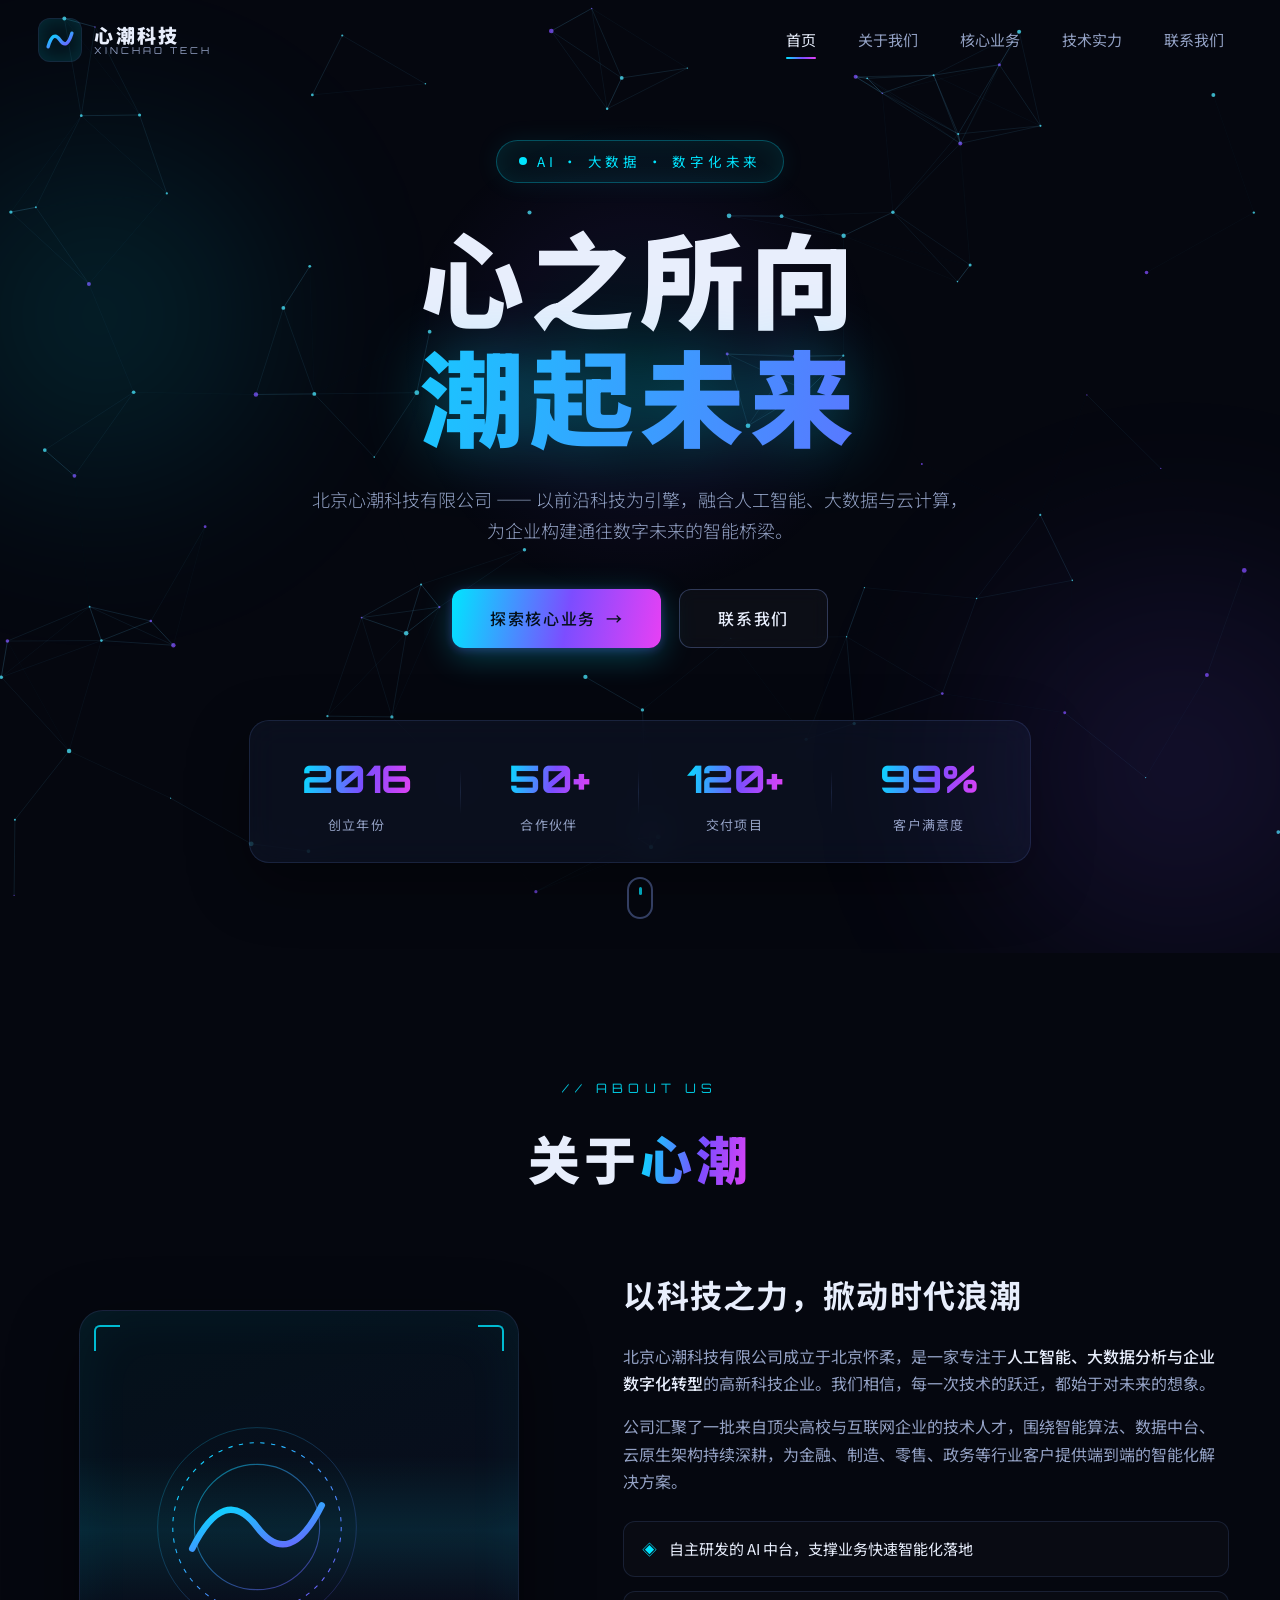
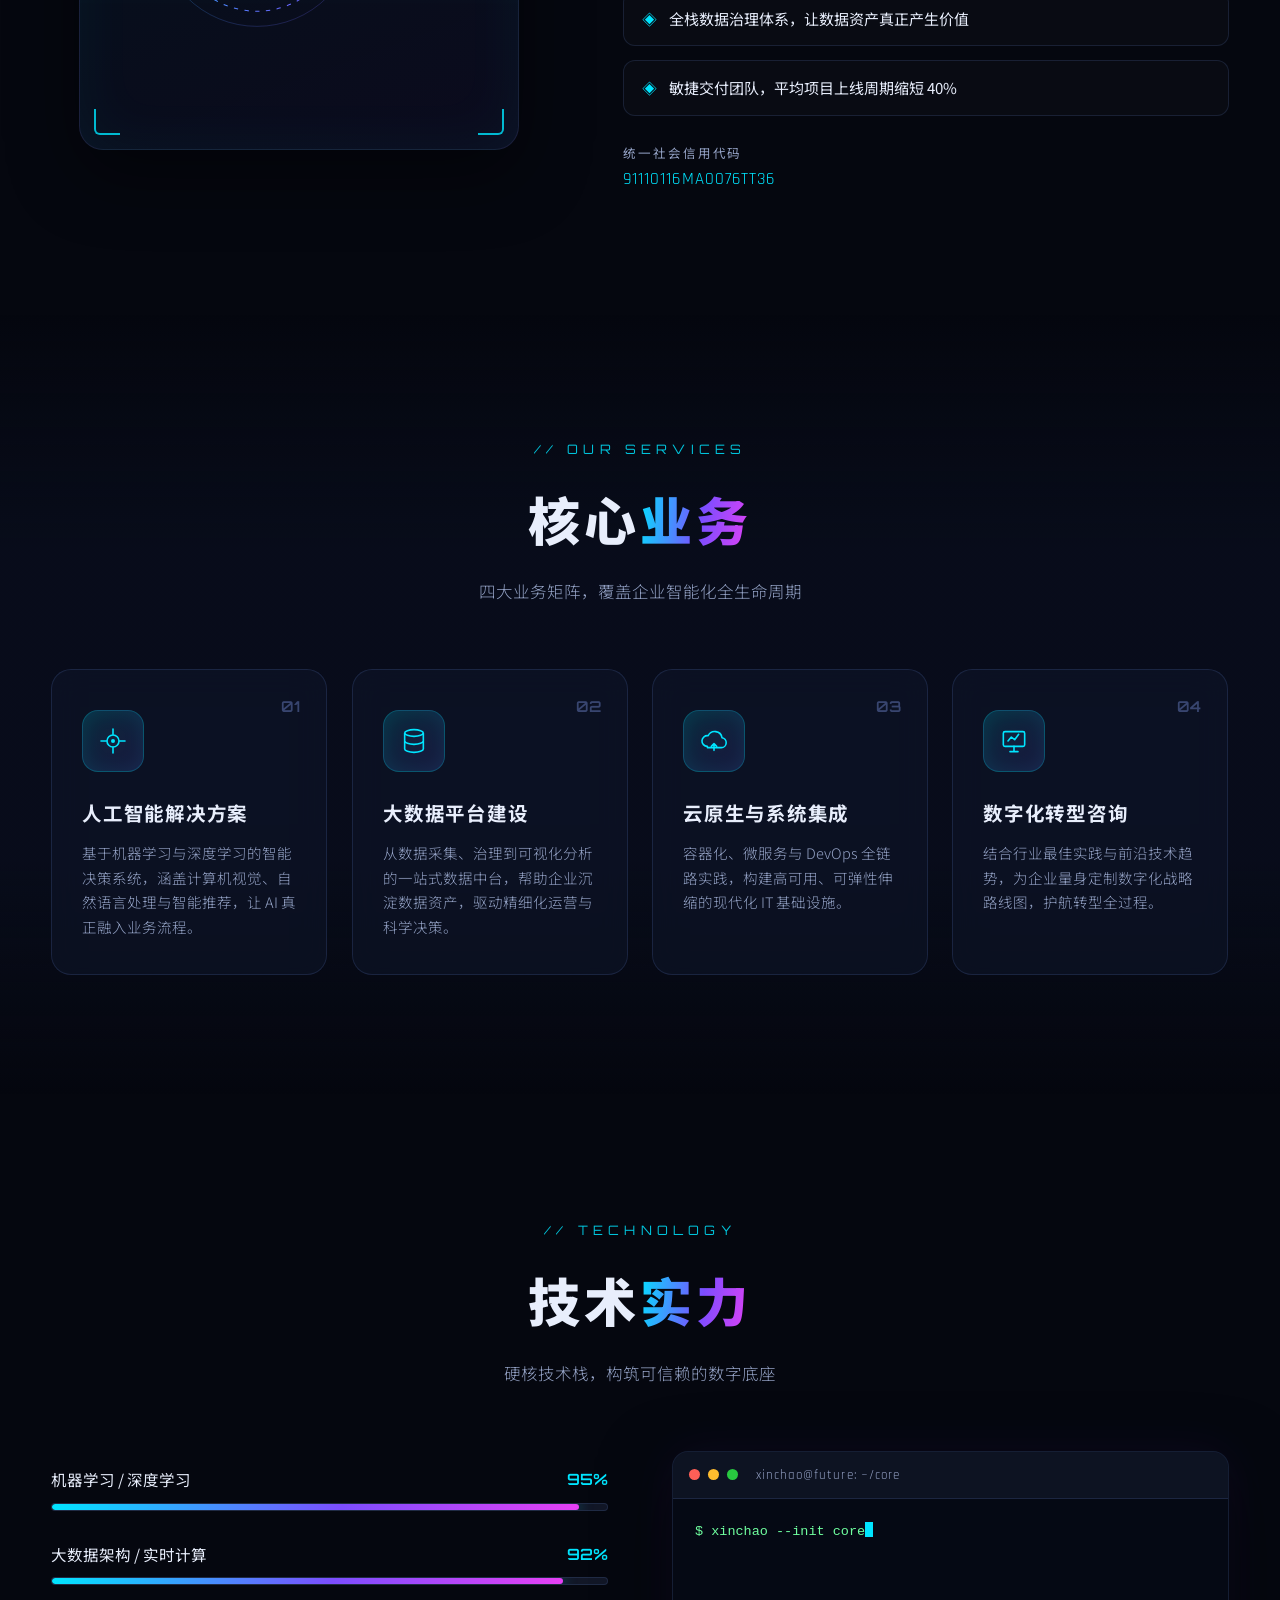
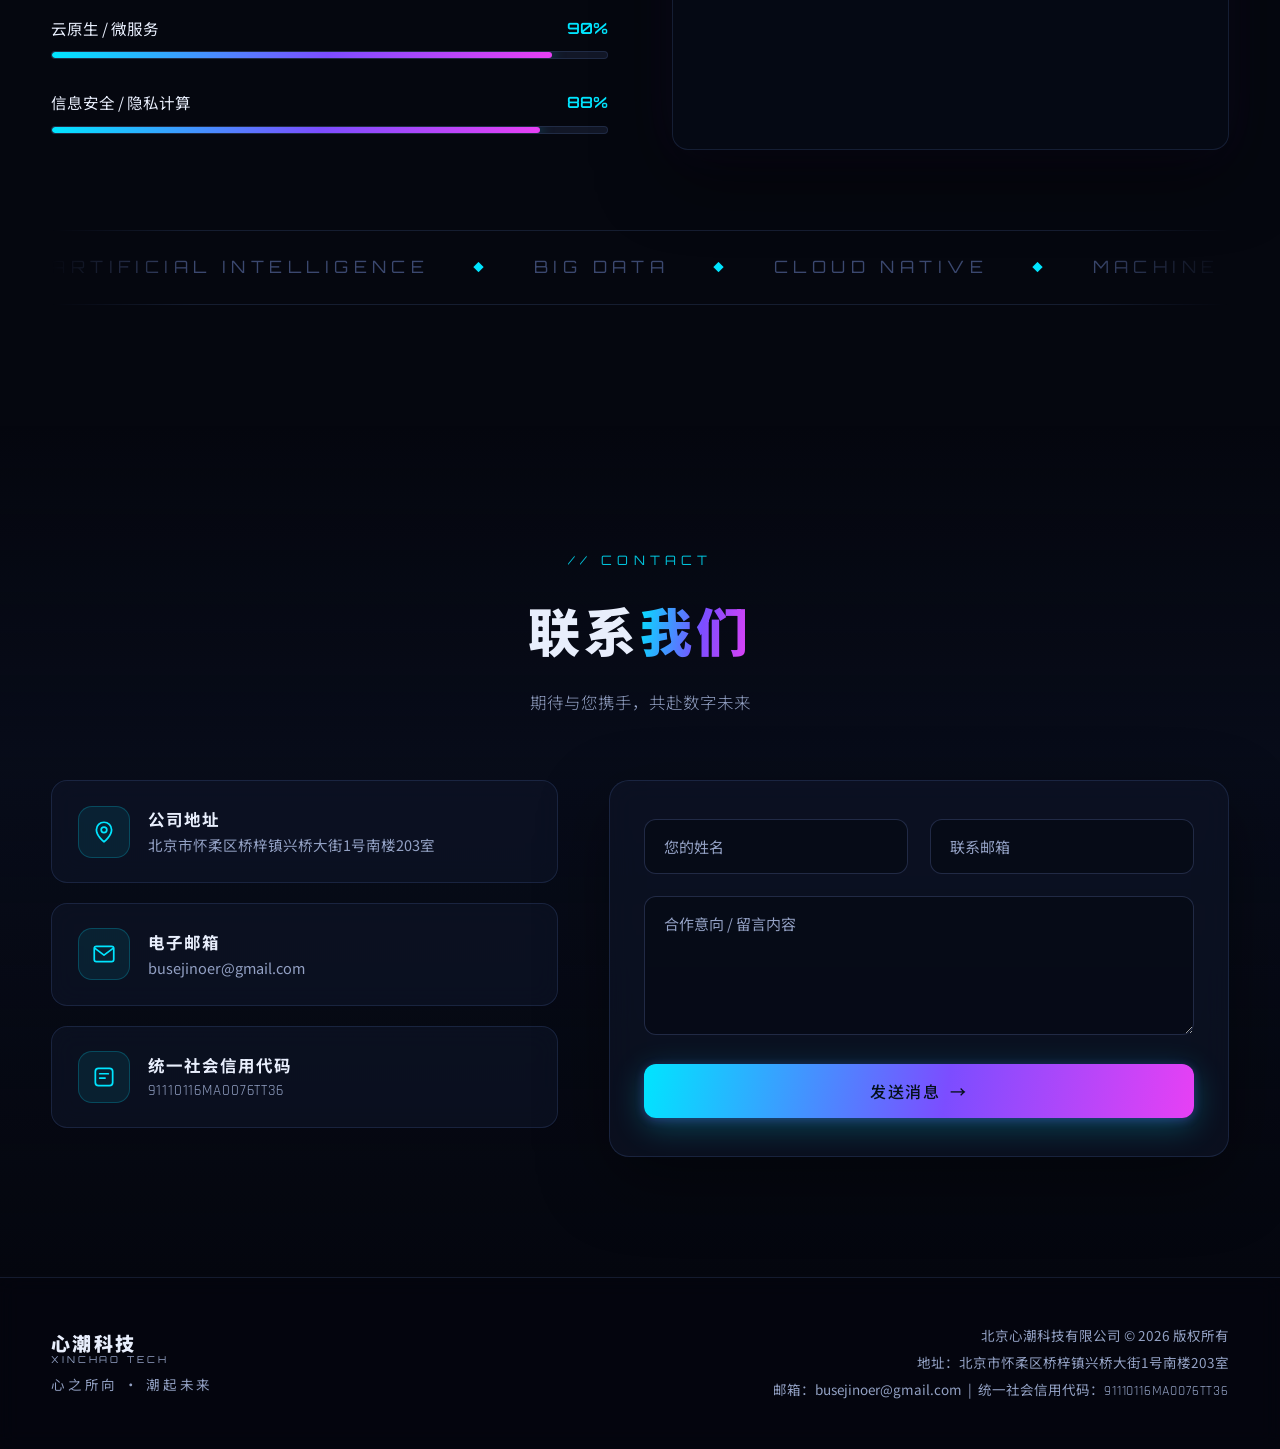
<file: index.html>
<!DOCTYPE html>
<html lang="zh-CN">
<head>
  <meta charset="UTF-8" />
  <meta name="viewport" content="width=device-width, initial-scale=1.0" />
  <title>北京心潮科技有限公司 — 心之所向 · 潮起未来</title>
  <meta name="description" content="北京心潮科技有限公司，专注人工智能、大数据与数字化创新，以科技驱动未来。" />
  <link rel="preconnect" href="https://fonts.googleapis.com" />
  <link rel="preconnect" href="https://fonts.gstatic.com" crossorigin />
  <link href="https://fonts.googleapis.com/css2?family=Orbitron:wght@400;600;800&family=Noto+Sans+SC:wght@300;400;500;700;900&family=Rajdhani:wght@400;600&display=swap" rel="stylesheet" />
  <link rel="stylesheet" href="css/style.css" />
  <link rel="icon" type="image/svg+xml" href="data:image/svg+xml,%3Csvg xmlns='http://www.w3.org/2000/svg' viewBox='0 0 100 100'%3E%3Cdefs%3E%3ClinearGradient id='g' x1='0' y1='0' x2='1' y2='1'%3E%3Cstop offset='0' stop-color='%2300e5ff'/%3E%3Cstop offset='1' stop-color='%237c4dff'/%3E%3C/linearGradient%3E%3C/defs%3E%3Cpath d='M15 70 Q30 20 50 50 T85 30' stroke='url(%23g)' stroke-width='10' fill='none' stroke-linecap='round'/%3E%3C/svg%3E" />
</head>
<body>
  <!-- 全屏粒子背景 -->
  <canvas id="particle-canvas"></canvas>
  <!-- 光标光晕 -->
  <div class="cursor-glow" aria-hidden="true"></div>
  <!-- 页面加载动画 -->
  <div class="preloader" id="preloader">
    <div class="preloader-core">
      <div class="preloader-ring"></div>
      <div class="preloader-ring r2"></div>
      <div class="preloader-ring r3"></div>
      <span class="preloader-text">XINCHAO</span>
    </div>
  </div>

  <!-- 导航栏 -->
  <header class="navbar" id="navbar">
    <div class="nav-inner">
      <a class="brand" href="#hero">
        <span class="brand-mark">
          <svg viewBox="0 0 100 100" width="34" height="34">
            <defs>
              <linearGradient id="lg" x1="0" y1="0" x2="1" y2="1">
                <stop offset="0" stop-color="#00e5ff"/><stop offset="1" stop-color="#7c4dff"/>
              </linearGradient>
            </defs>
            <path d="M15 70 Q30 20 50 50 T85 30" stroke="url(#lg)" stroke-width="10" fill="none" stroke-linecap="round"/>
          </svg>
        </span>
        <span class="brand-text">心潮科技<em>XINCHAO&nbsp;TECH</em></span>
      </a>
      <nav class="nav-links" id="navLinks">
        <a href="#hero" class="active">首页</a>
        <a href="#about">关于我们</a>
        <a href="#services">核心业务</a>
        <a href="#tech">技术实力</a>
        <a href="#contact">联系我们</a>
      </nav>
      <button class="nav-toggle" id="navToggle" aria-label="菜单"><span></span><span></span><span></span></button>
    </div>
  </header>

  <!-- ===== 首屏 ===== -->
  <section class="hero" id="hero">
    <div class="hero-grid" aria-hidden="true"></div>
    <div class="hero-content">
      <div class="hero-badge reveal"><span class="pulse-dot"></span>AI · 大数据 · 数字化未来</div>
      <h1 class="hero-title">
        <span class="line reveal d1">心之所向</span>
        <span class="line grad reveal d2">潮起未来</span>
      </h1>
      <p class="hero-sub reveal d3">北京心潮科技有限公司 —— 以前沿科技为引擎，融合人工智能、大数据与云计算，<br class="pc-only" />为企业构建通往数字未来的智能桥梁。</p>
      <div class="hero-cta reveal d4">
        <a href="#services" class="btn btn-primary"><span>探索核心业务</span><i class="btn-arrow">→</i></a>
        <a href="#contact" class="btn btn-ghost"><span>联系我们</span></a>
      </div>
      <div class="hero-stats reveal d5">
        <div class="stat"><span class="stat-num" data-count="2016">0</span><span class="stat-label">创立年份</span></div>
        <div class="stat-divider"></div>
        <div class="stat"><span class="stat-num" data-count="50" data-suffix="+">0</span><span class="stat-label">合作伙伴</span></div>
        <div class="stat-divider"></div>
        <div class="stat"><span class="stat-num" data-count="120" data-suffix="+">0</span><span class="stat-label">交付项目</span></div>
        <div class="stat-divider"></div>
        <div class="stat"><span class="stat-num" data-count="99" data-suffix="%">0</span><span class="stat-label">客户满意度</span></div>
      </div>
    </div>
    <div class="hero-orb orb-a" aria-hidden="true"></div>
    <div class="hero-orb orb-b" aria-hidden="true"></div>
    <a class="scroll-hint" href="#about" aria-label="向下滚动"><span class="mouse"><span class="wheel"></span></span></a>
  </section>

  <!-- ===== 关于我们 ===== -->
  <section class="section about" id="about">
    <div class="container">
      <div class="section-head reveal">
        <span class="section-tag">// ABOUT US</span>
        <h2 class="section-title">关于<span class="grad-text">心潮</span></h2>
      </div>
      <div class="about-layout">
        <div class="about-visual reveal">
          <div class="holo-frame">
            <div class="holo-scan"></div>
            <div class="holo-core">
              <svg viewBox="0 0 200 200" class="holo-svg">
                <defs>
                  <linearGradient id="hg" x1="0" y1="0" x2="1" y2="1">
                    <stop offset="0" stop-color="#00e5ff"/><stop offset="1" stop-color="#7c4dff"/>
                  </linearGradient>
                </defs>
                <circle cx="100" cy="100" r="78" fill="none" stroke="url(#hg)" stroke-width="1" stroke-dasharray="4 6" class="rot-slow"/>
                <circle cx="100" cy="100" r="58" fill="none" stroke="url(#hg)" stroke-width="1" opacity="0.5" class="rot-rev"/>
                <path d="M40 120 Q70 60 100 100 T160 80" stroke="url(#hg)" stroke-width="6" fill="none" stroke-linecap="round"/>
                <circle cx="100" cy="100" r="92" fill="none" stroke="url(#hg)" stroke-width="0.6" opacity="0.35" class="rot-slow"/>
              </svg>
            </div>
            <div class="holo-corner tl"></div><div class="holo-corner tr"></div>
            <div class="holo-corner bl"></div><div class="holo-corner br"></div>
          </div>
        </div>
        <div class="about-copy">
          <h3 class="reveal">以科技之力，掀动时代浪潮</h3>
          <p class="reveal">北京心潮科技有限公司成立于北京怀柔，是一家专注于<strong>人工智能、大数据分析与企业数字化转型</strong>的高新科技企业。我们相信，每一次技术的跃迁，都始于对未来的想象。</p>
          <p class="reveal">公司汇聚了一批来自顶尖高校与互联网企业的技术人才，围绕智能算法、数据中台、云原生架构持续深耕，为金融、制造、零售、政务等行业客户提供端到端的智能化解决方案。</p>
          <ul class="about-points">
            <li class="reveal"><span class="point-icon">◈</span>自主研发的 AI 中台，支撑业务快速智能化落地</li>
            <li class="reveal"><span class="point-icon">◈</span>全栈数据治理体系，让数据资产真正产生价值</li>
            <li class="reveal"><span class="point-icon">◈</span>敏捷交付团队，平均项目上线周期缩短 40%</li>
          </ul>
          <div class="about-meta reveal">
            <div class="meta-item"><span class="meta-label">统一社会信用代码</span><span class="meta-value mono">91110116MA0076TT36</span></div>
          </div>
        </div>
      </div>
    </div>
  </section>

  <!-- ===== 核心业务 ===== -->
  <section class="section services" id="services">
    <div class="container">
      <div class="section-head reveal">
        <span class="section-tag">// OUR SERVICES</span>
        <h2 class="section-title">核心<span class="grad-text">业务</span></h2>
        <p class="section-sub">四大业务矩阵，覆盖企业智能化全生命周期</p>
      </div>
      <div class="cards-grid">
        <article class="tilt-card reveal">
          <div class="card-glow"></div>
          <div class="card-icon">
            <svg viewBox="0 0 48 48" fill="none"><path d="M24 6v8M24 34v8M6 24h8M34 24h8" stroke="currentColor" stroke-width="2.4" stroke-linecap="round"/><circle cx="24" cy="24" r="9" stroke="currentColor" stroke-width="2.4"/><circle cx="24" cy="24" r="3" fill="currentColor"/></svg>
          </div>
          <h3>人工智能解决方案</h3>
          <p>基于机器学习与深度学习的智能决策系统，涵盖计算机视觉、自然语言处理与智能推荐，让 AI 真正融入业务流程。</p>
          <span class="card-index">01</span>
        </article>
        <article class="tilt-card reveal">
          <div class="card-glow"></div>
          <div class="card-icon">
            <svg viewBox="0 0 48 48" fill="none"><ellipse cx="24" cy="12" rx="14" ry="5" stroke="currentColor" stroke-width="2.4"/><path d="M10 12v24c0 2.8 6.3 5 14 5s14-2.2 14-5V12" stroke="currentColor" stroke-width="2.4"/><path d="M10 24c0 2.8 6.3 5 14 5s14-2.2 14-5" stroke="currentColor" stroke-width="2.4"/></svg>
          </div>
          <h3>大数据平台建设</h3>
          <p>从数据采集、治理到可视化分析的一站式数据中台，帮助企业沉淀数据资产，驱动精细化运营与科学决策。</p>
          <span class="card-index">02</span>
        </article>
        <article class="tilt-card reveal">
          <div class="card-glow"></div>
          <div class="card-icon">
            <svg viewBox="0 0 48 48" fill="none"><path d="M14 32a8 8 0 1 1 1.2-15.9A11 11 0 0 1 36 19a7.5 7.5 0 0 1-1 14.9H14Z" stroke="currentColor" stroke-width="2.4" stroke-linejoin="round"/><path d="M24 38v-10m0 0-4 4m4-4 4 4" stroke="currentColor" stroke-width="2.4" stroke-linecap="round" stroke-linejoin="round"/></svg>
          </div>
          <h3>云原生与系统集成</h3>
          <p>容器化、微服务与 DevOps 全链路实践，构建高可用、可弹性伸缩的现代化 IT 基础设施。</p>
          <span class="card-index">03</span>
        </article>
        <article class="tilt-card reveal">
          <div class="card-glow"></div>
          <div class="card-icon">
            <svg viewBox="0 0 48 48" fill="none"><rect x="8" y="10" width="32" height="22" rx="2.5" stroke="currentColor" stroke-width="2.4"/><path d="M18 40h12M24 32v8" stroke="currentColor" stroke-width="2.4" stroke-linecap="round"/><path d="M15 24l5-6 5 4 6-8" stroke="currentColor" stroke-width="2.4" stroke-linecap="round" stroke-linejoin="round"/></svg>
          </div>
          <h3>数字化转型咨询</h3>
          <p>结合行业最佳实践与前沿技术趋势，为企业量身定制数字化战略路线图，护航转型全过程。</p>
          <span class="card-index">04</span>
        </article>
      </div>
    </div>
  </section>

  <!-- ===== 技术实力 ===== -->
  <section class="section tech" id="tech">
    <div class="container">
      <div class="section-head reveal">
        <span class="section-tag">// TECHNOLOGY</span>
        <h2 class="section-title">技术<span class="grad-text">实力</span></h2>
        <p class="section-sub">硬核技术栈，构筑可信赖的数字底座</p>
      </div>
      <div class="tech-layout">
        <div class="tech-bars">
          <div class="tech-bar reveal" data-value="95"><div class="bar-head"><span>机器学习 / 深度学习</span><b>95%</b></div><div class="bar-track"><div class="bar-fill"></div></div></div>
          <div class="tech-bar reveal" data-value="92"><div class="bar-head"><span>大数据架构 / 实时计算</span><b>92%</b></div><div class="bar-track"><div class="bar-fill"></div></div></div>
          <div class="tech-bar reveal" data-value="90"><div class="bar-head"><span>云原生 / 微服务</span><b>90%</b></div><div class="bar-track"><div class="bar-fill"></div></div></div>
          <div class="tech-bar reveal" data-value="88"><div class="bar-head"><span>信息安全 / 隐私计算</span><b>88%</b></div><div class="bar-track"><div class="bar-fill"></div></div></div>
        </div>
        <div class="tech-terminal reveal">
          <div class="terminal-bar"><span class="dot red"></span><span class="dot yellow"></span><span class="dot green"></span><span class="terminal-title">xinchao@future: ~/core</span></div>
          <pre class="terminal-body" id="terminalBody"></pre>
        </div>
      </div>
      <div class="marquee reveal" aria-hidden="true">
        <div class="marquee-track">
          <span>ARTIFICIAL INTELLIGENCE</span><i>◆</i><span>BIG DATA</span><i>◆</i><span>CLOUD NATIVE</span><i>◆</i><span>MACHINE LEARNING</span><i>◆</i><span>DIGITAL TWIN</span><i>◆</i>
          <span>ARTIFICIAL INTELLIGENCE</span><i>◆</i><span>BIG DATA</span><i>◆</i><span>CLOUD NATIVE</span><i>◆</i><span>MACHINE LEARNING</span><i>◆</i><span>DIGITAL TWIN</span><i>◆</i>
        </div>
      </div>
    </div>
  </section>

  <!-- ===== 联系我们 ===== -->
  <section class="section contact" id="contact">
    <div class="container">
      <div class="section-head reveal">
        <span class="section-tag">// CONTACT</span>
        <h2 class="section-title">联系<span class="grad-text">我们</span></h2>
        <p class="section-sub">期待与您携手，共赴数字未来</p>
      </div>
      <div class="contact-layout">
        <div class="contact-cards">
          <div class="contact-card reveal">
            <div class="cc-icon">
              <svg viewBox="0 0 24 24" fill="none"><path d="M12 21s7-5.1 7-11a7 7 0 1 0-14 0c0 5.9 7 11 7 11Z" stroke="currentColor" stroke-width="1.6"/><circle cx="12" cy="10" r="2.6" stroke="currentColor" stroke-width="1.6"/></svg>
            </div>
            <h4>公司地址</h4>
            <p>北京市怀柔区桥梓镇兴桥大街1号南楼203室</p>
          </div>
          <div class="contact-card reveal">
            <div class="cc-icon">
              <svg viewBox="0 0 24 24" fill="none"><rect x="3" y="5" width="18" height="14" rx="2" stroke="currentColor" stroke-width="1.6"/><path d="m4 7 8 6 8-6" stroke="currentColor" stroke-width="1.6" stroke-linecap="round" stroke-linejoin="round"/></svg>
            </div>
            <h4>电子邮箱</h4>
            <p><a href="mailto:busejinoer@gmail.com">busejinoer@gmail.com</a></p>
          </div>
          <div class="contact-card reveal">
            <div class="cc-icon">
              <svg viewBox="0 0 24 24" fill="none"><path d="M4 7a3 3 0 0 1 3-3h10a3 3 0 0 1 3 3v10a3 3 0 0 1-3 3H7a3 3 0 0 1-3-3V7Z" stroke="currentColor" stroke-width="1.6"/><path d="M8 9h8M8 13h5" stroke="currentColor" stroke-width="1.6" stroke-linecap="round"/></svg>
            </div>
            <h4>统一社会信用代码</h4>
            <p class="mono">91110116MA0076TT36</p>
          </div>
        </div>
        <form class="contact-form reveal" onsubmit="return false;">
          <div class="form-row">
            <div class="form-field"><input type="text" required placeholder=" " id="fName" /><label for="fName">您的姓名</label></div>
            <div class="form-field"><input type="email" required placeholder=" " id="fMail" /><label for="fMail">联系邮箱</label></div>
          </div>
          <div class="form-field"><textarea rows="5" required placeholder=" " id="fMsg"></textarea><label for="fMsg">合作意向 / 留言内容</label></div>
          <button class="btn btn-primary btn-full" type="submit" id="sendBtn"><span>发送消息</span><i class="btn-arrow">→</i></button>
        </form>
      </div>
    </div>
  </section>

  <!-- ===== 页脚 ===== -->
  <footer class="footer">
    <div class="container footer-inner">
      <div class="footer-brand">
        <span class="brand-text">心潮科技<em>XINCHAO&nbsp;TECH</em></span>
        <p>心之所向 · 潮起未来</p>
      </div>
      <div class="footer-info">
        <p>北京心潮科技有限公司 © <span id="year"></span> 版权所有</p>
        <p>地址：北京市怀柔区桥梓镇兴桥大街1号南楼203室</p>
        <p>邮箱：<a href="mailto:busejinoer@gmail.com">busejinoer@gmail.com</a>&nbsp;&nbsp;|&nbsp;&nbsp;统一社会信用代码：<span class="mono">91110116MA0076TT36</span></p>
      </div>
    </div>
  </footer>

  <script src="js/main.js"></script>
</body>
</html>
</file>
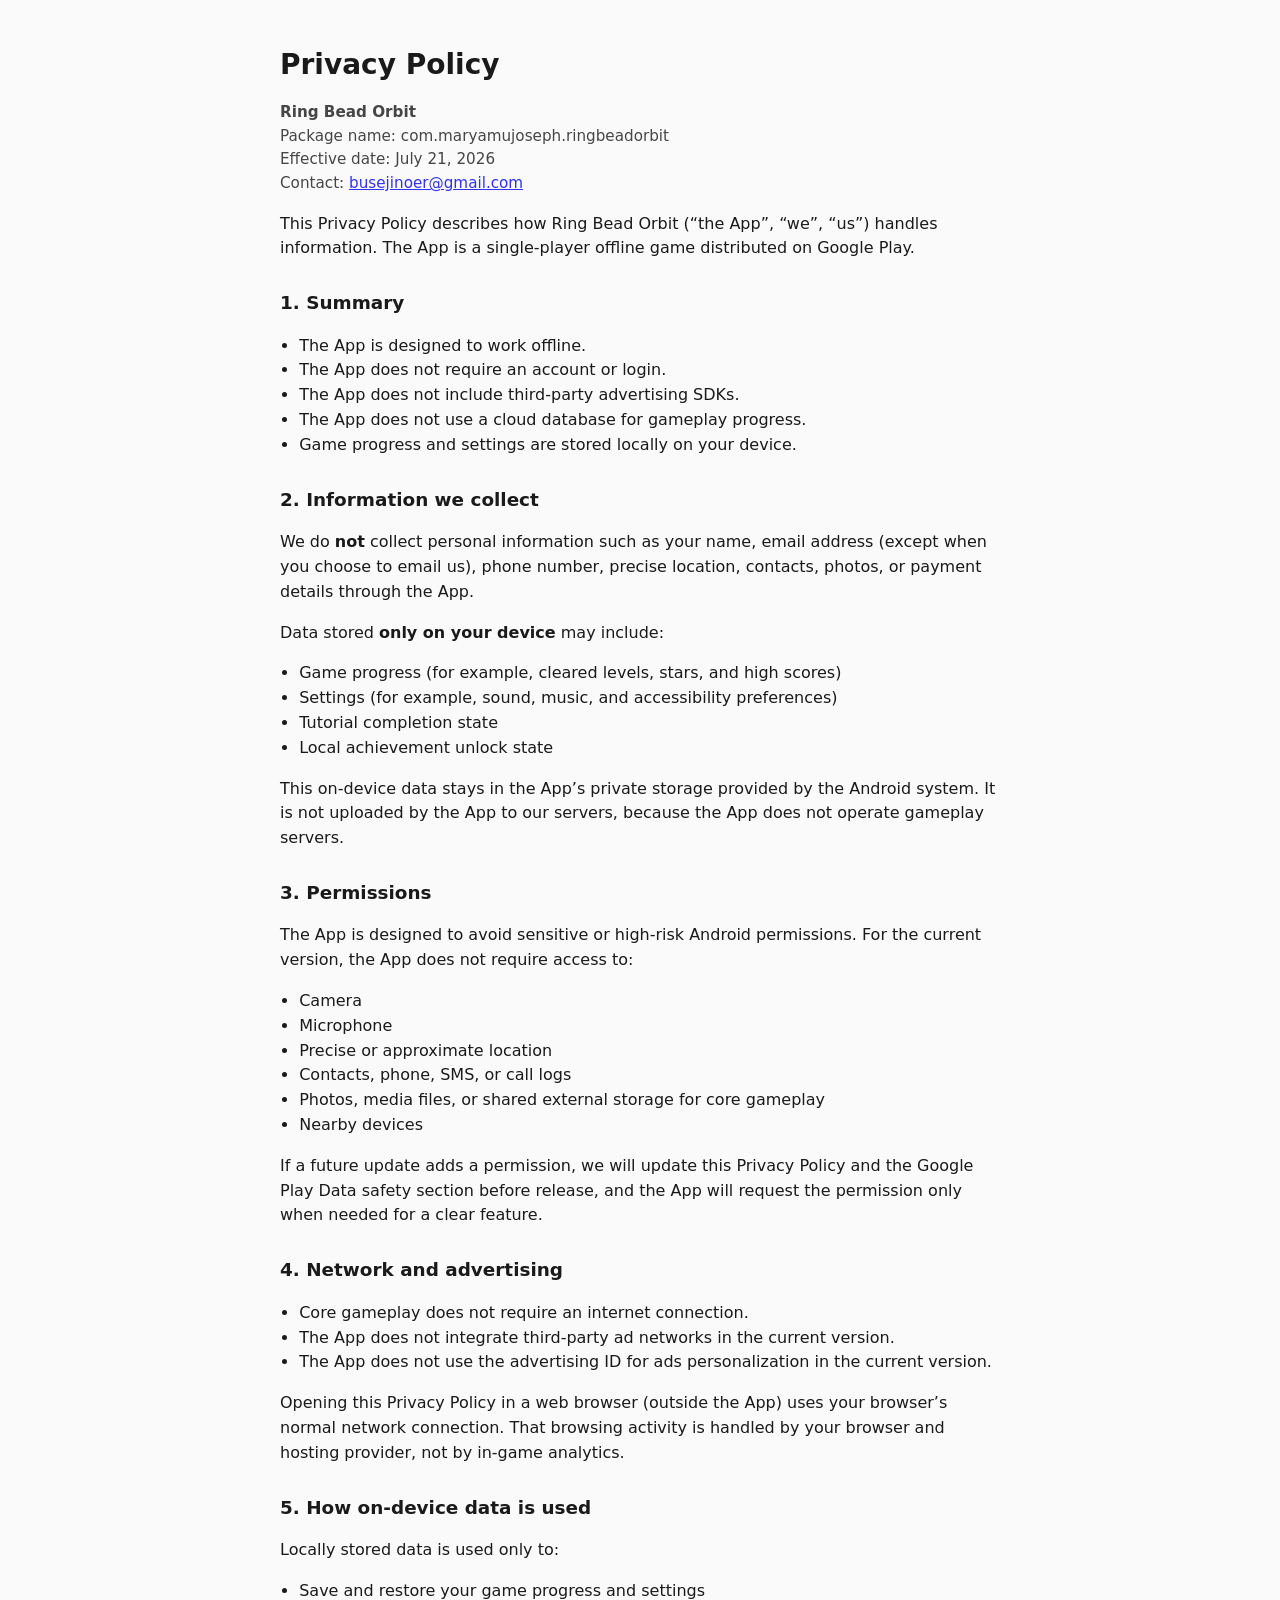
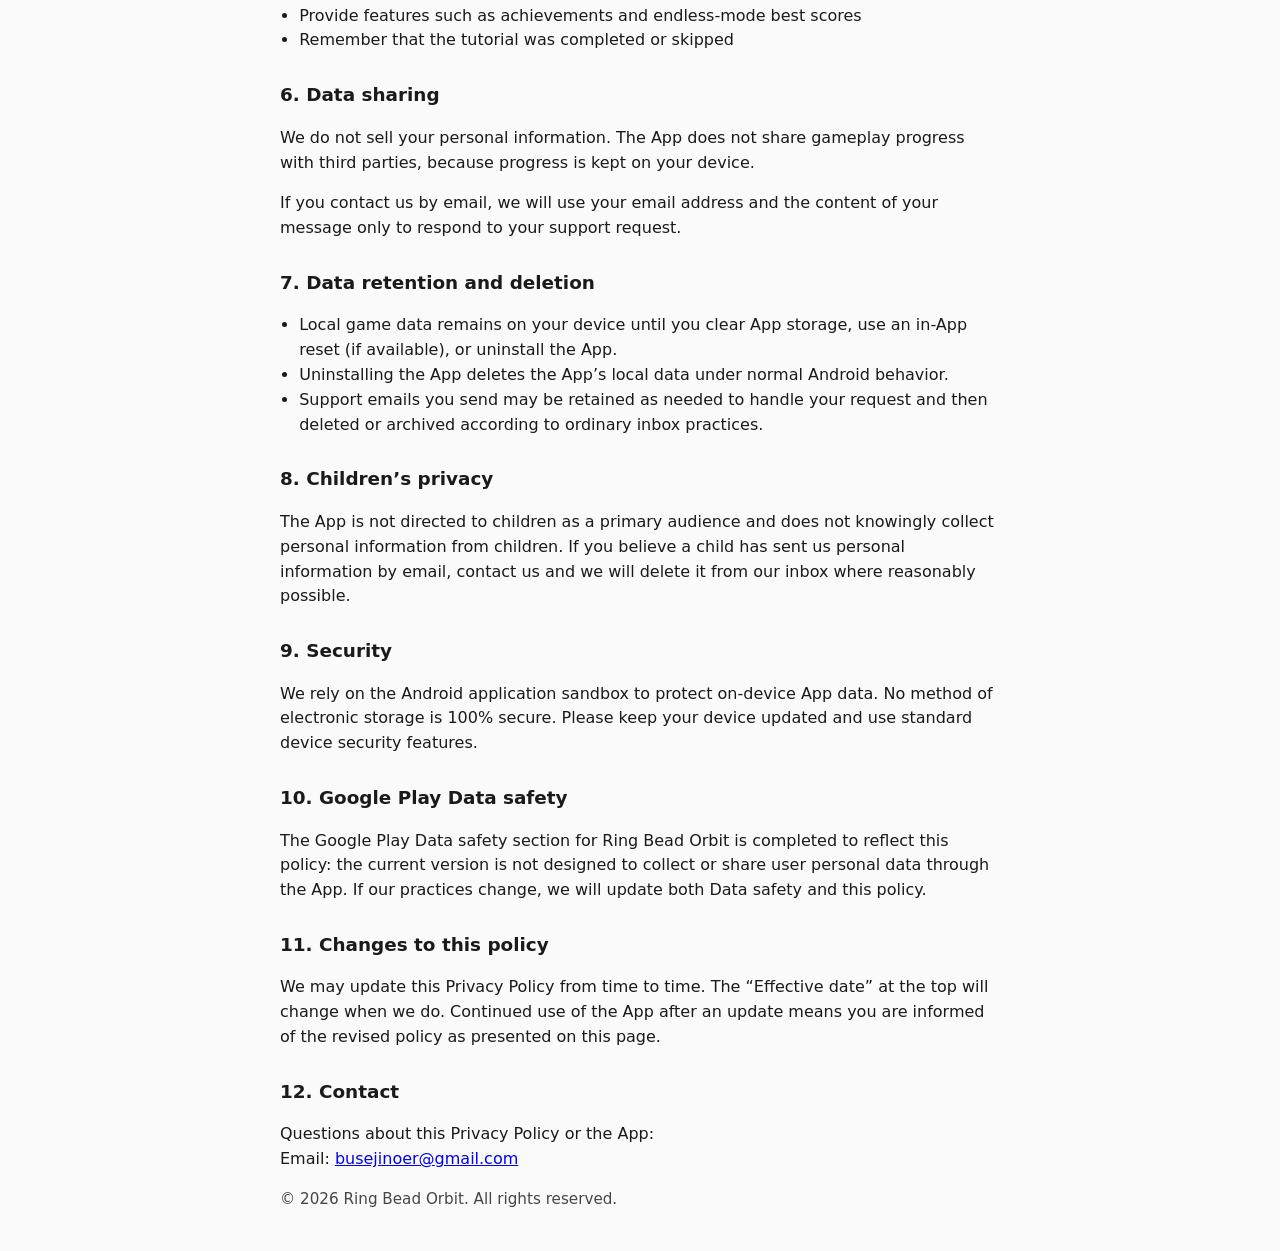
<file: privacy-policy.html>
<!DOCTYPE html>
<html lang="en">
<head>
  <meta charset="utf-8" />
  <meta name="viewport" content="width=device-width, initial-scale=1" />
  <title>Privacy Policy — Ring Bead Orbit</title>
  <style>
    :root { color-scheme: light dark; }
    body {
      margin: 0;
      font-family: system-ui, -apple-system, Segoe UI, Roboto, Helvetica, Arial, sans-serif;
      line-height: 1.55;
      padding: 24px;
      max-width: 720px;
      margin-inline: auto;
      color: #1a1a1a;
      background: #fafafa;
    }
    @media (prefers-color-scheme: dark) {
      body { color: #f0f0f0; background: #121212; }
      a { color: #8ab4ff; }
    }
    h1 { font-size: 1.75rem; margin-bottom: 0.25rem; }
    h2 { font-size: 1.15rem; margin-top: 1.75rem; }
    .meta { opacity: 0.8; font-size: 0.95rem; }
    ul { padding-left: 1.2rem; }
  </style>
</head>
<body>
  <h1>Privacy Policy</h1>
  <p class="meta"><strong>Ring Bead Orbit</strong><br />
    Package name: com.maryamujoseph.ringbeadorbit<br />
    Effective date: July 21, 2026<br />
    Contact: <a href="mailto:busejinoer@gmail.com">busejinoer@gmail.com</a>
  </p>

  <p>
    This Privacy Policy describes how Ring Bead Orbit (“the App”, “we”, “us”) handles information.
    The App is a single-player offline game distributed on Google Play.
  </p>

  <h2>1. Summary</h2>
  <ul>
    <li>The App is designed to work offline.</li>
    <li>The App does not require an account or login.</li>
    <li>The App does not include third-party advertising SDKs.</li>
    <li>The App does not use a cloud database for gameplay progress.</li>
    <li>Game progress and settings are stored locally on your device.</li>
  </ul>

  <h2>2. Information we collect</h2>
  <p>
    We do <strong>not</strong> collect personal information such as your name, email address (except when you
    choose to email us), phone number, precise location, contacts, photos, or payment details through the App.
  </p>
  <p>Data stored <strong>only on your device</strong> may include:</p>
  <ul>
    <li>Game progress (for example, cleared levels, stars, and high scores)</li>
    <li>Settings (for example, sound, music, and accessibility preferences)</li>
    <li>Tutorial completion state</li>
    <li>Local achievement unlock state</li>
  </ul>
  <p>
    This on-device data stays in the App’s private storage provided by the Android system.
    It is not uploaded by the App to our servers, because the App does not operate gameplay servers.
  </p>

  <h2>3. Permissions</h2>
  <p>
    The App is designed to avoid sensitive or high-risk Android permissions.
    For the current version, the App does not require access to:
  </p>
  <ul>
    <li>Camera</li>
    <li>Microphone</li>
    <li>Precise or approximate location</li>
    <li>Contacts, phone, SMS, or call logs</li>
    <li>Photos, media files, or shared external storage for core gameplay</li>
    <li>Nearby devices</li>
  </ul>
  <p>
    If a future update adds a permission, we will update this Privacy Policy and the Google Play Data safety
    section before release, and the App will request the permission only when needed for a clear feature.
  </p>

  <h2>4. Network and advertising</h2>
  <ul>
    <li>Core gameplay does not require an internet connection.</li>
    <li>The App does not integrate third-party ad networks in the current version.</li>
    <li>The App does not use the advertising ID for ads personalization in the current version.</li>
  </ul>
  <p>
    Opening this Privacy Policy in a web browser (outside the App) uses your browser’s normal network connection.
    That browsing activity is handled by your browser and hosting provider, not by in-game analytics.
  </p>

  <h2>5. How on-device data is used</h2>
  <p>Locally stored data is used only to:</p>
  <ul>
    <li>Save and restore your game progress and settings</li>
    <li>Provide features such as achievements and endless-mode best scores</li>
    <li>Remember that the tutorial was completed or skipped</li>
  </ul>

  <h2>6. Data sharing</h2>
  <p>
    We do not sell your personal information.
    The App does not share gameplay progress with third parties, because progress is kept on your device.
  </p>
  <p>
    If you contact us by email, we will use your email address and the content of your message only to
    respond to your support request.
  </p>

  <h2>7. Data retention and deletion</h2>
  <ul>
    <li>Local game data remains on your device until you clear App storage, use an in-App reset (if available), or uninstall the App.</li>
    <li>Uninstalling the App deletes the App’s local data under normal Android behavior.</li>
    <li>Support emails you send may be retained as needed to handle your request and then deleted or archived according to ordinary inbox practices.</li>
  </ul>

  <h2>8. Children’s privacy</h2>
  <p>
    The App is not directed to children as a primary audience and does not knowingly collect personal
    information from children. If you believe a child has sent us personal information by email, contact us
    and we will delete it from our inbox where reasonably possible.
  </p>

  <h2>9. Security</h2>
  <p>
    We rely on the Android application sandbox to protect on-device App data.
    No method of electronic storage is 100% secure. Please keep your device updated and use standard device security features.
  </p>

  <h2>10. Google Play Data safety</h2>
  <p>
    The Google Play Data safety section for Ring Bead Orbit is completed to reflect this policy:
    the current version is not designed to collect or share user personal data through the App.
    If our practices change, we will update both Data safety and this policy.
  </p>

  <h2>11. Changes to this policy</h2>
  <p>
    We may update this Privacy Policy from time to time. The “Effective date” at the top will change when we do.
    Continued use of the App after an update means you are informed of the revised policy as presented on this page.
  </p>

  <h2>12. Contact</h2>
  <p>
    Questions about this Privacy Policy or the App:<br />
    Email: <a href="mailto:busejinoer@gmail.com">busejinoer@gmail.com</a>
  </p>

  <p class="meta">© 2026 Ring Bead Orbit. All rights reserved.</p>
</body>
</html>
</file>
<file: css/style.css>
/* ============================================================
   北京心潮科技有限公司 — 官网样式
   高端科技感 / 未来科幻风
   ============================================================ */
:root {
  --bg: #05070f;
  --bg-2: #090d1a;
  --panel: rgba(15, 22, 42, 0.55);
  --line: rgba(120, 160, 255, 0.14);
  --cyan: #00e5ff;
  --violet: #7c4dff;
  --magenta: #ff3df2;
  --text: #e8eefc;
  --text-dim: #93a1c4;
  --grad: linear-gradient(100deg, #00e5ff 0%, #7c4dff 55%, #ff3df2 110%);
  --font-cn: "Noto Sans SC", "PingFang SC", "Microsoft YaHei", sans-serif;
  --font-en: "Orbitron", "Rajdhani", sans-serif;
  --ease: cubic-bezier(0.22, 1, 0.36, 1);
}

* { margin: 0; padding: 0; box-sizing: border-box; }

html { scroll-behavior: smooth; }

body {
  background: var(--bg);
  color: var(--text);
  font-family: var(--font-cn);
  font-weight: 400;
  overflow-x: hidden;
  -webkit-font-smoothing: antialiased;
  line-height: 1.7;
}

::selection { background: rgba(0, 229, 255, 0.35); color: #fff; }

::-webkit-scrollbar { width: 8px; }
::-webkit-scrollbar-track { background: var(--bg); }
::-webkit-scrollbar-thumb { background: linear-gradient(180deg, var(--cyan), var(--violet)); border-radius: 4px; }

a { color: inherit; text-decoration: none; }
.mono { font-family: "Rajdhani", "SF Mono", Consolas, monospace; letter-spacing: 0.06em; }
.grad-text { background: var(--grad); -webkit-background-clip: text; background-clip: text; color: transparent; }
.pc-only { display: block; }

.container { width: min(1180px, 92vw); margin: 0 auto; }

/* ---------- 粒子画布 ---------- */
#particle-canvas {
  position: fixed; inset: 0;
  z-index: 0;
  pointer-events: none;
}

/* ---------- 光标光晕 ---------- */
.cursor-glow {
  position: fixed; z-index: 1;
  width: 480px; height: 480px;
  border-radius: 50%;
  pointer-events: none;
  background: radial-gradient(circle, rgba(0, 229, 255, 0.07) 0%, rgba(124, 77, 255, 0.05) 40%, transparent 70%);
  transform: translate(-50%, -50%);
  left: 50vw; top: 40vh;
  transition: opacity 0.4s;
}
@media (hover: none) { .cursor-glow { display: none; } }

/* ---------- 加载动画 ---------- */
.preloader {
  position: fixed; inset: 0; z-index: 1000;
  background: var(--bg);
  display: flex; align-items: center; justify-content: center;
  transition: opacity 0.7s var(--ease), visibility 0.7s;
}
.preloader.done { opacity: 0; visibility: hidden; }
.preloader-core { position: relative; width: 140px; height: 140px; display: grid; place-items: center; }
.preloader-ring {
  position: absolute; inset: 0;
  border: 2px solid transparent;
  border-top-color: var(--cyan);
  border-radius: 50%;
  animation: spin 1.1s linear infinite;
}
.preloader-ring.r2 { inset: 14px; border-top-color: var(--violet); animation-duration: 1.6s; animation-direction: reverse; }
.preloader-ring.r3 { inset: 28px; border-top-color: var(--magenta); animation-duration: 2.2s; }
.preloader-text {
  font-family: var(--font-en); font-size: 12px; letter-spacing: 0.35em;
  color: var(--cyan);
  animation: flicker 1.8s infinite;
}
@keyframes spin { to { transform: rotate(360deg); } }
@keyframes flicker {
  0%, 100% { opacity: 1; } 45% { opacity: 1; }
  50% { opacity: 0.3; } 55% { opacity: 1; }
  70% { opacity: 0.6; } 75% { opacity: 1; }
}

/* ---------- 导航 ---------- */
.navbar {
  position: fixed; top: 0; left: 0; right: 0; z-index: 100;
  padding: 18px 0;
  transition: padding 0.4s var(--ease), background 0.4s, box-shadow 0.4s;
}
.navbar.scrolled {
  padding: 10px 0;
  background: rgba(5, 8, 18, 0.72);
  backdrop-filter: blur(18px);
  -webkit-backdrop-filter: blur(18px);
  box-shadow: 0 1px 0 var(--line), 0 12px 40px rgba(0, 0, 0, 0.45);
}
.nav-inner {
  width: min(1280px, 94vw); margin: 0 auto;
  display: flex; align-items: center; justify-content: space-between;
}
.brand { display: flex; align-items: center; gap: 12px; }
.brand-mark {
  display: grid; place-items: center;
  width: 44px; height: 44px; border-radius: 12px;
  background: rgba(0, 229, 255, 0.06);
  border: 1px solid var(--line);
  box-shadow: inset 0 0 18px rgba(0, 229, 255, 0.12);
}
.brand-text {
  display: flex; flex-direction: column; line-height: 1.15;
  font-weight: 900; font-size: 19px; letter-spacing: 0.12em;
}
.brand-text em {
  font-style: normal; font-family: var(--font-en);
  font-size: 9.5px; font-weight: 400; letter-spacing: 0.3em;
  color: var(--text-dim);
}
.nav-links { display: flex; gap: 6px; }
.nav-links a {
  position: relative;
  padding: 8px 18px; font-size: 15px; color: var(--text-dim);
  border-radius: 8px;
  transition: color 0.3s;
}
.nav-links a::after {
  content: ""; position: absolute; left: 18px; right: 18px; bottom: 2px; height: 2px;
  background: var(--grad); border-radius: 2px;
  transform: scaleX(0); transform-origin: left;
  transition: transform 0.35s var(--ease);
}
.nav-links a:hover, .nav-links a.active { color: var(--text); }
.nav-links a:hover::after, .nav-links a.active::after { transform: scaleX(1); }
.nav-toggle { display: none; background: none; border: 0; cursor: pointer; flex-direction: column; gap: 5px; padding: 8px; }
.nav-toggle span { display: block; width: 24px; height: 2px; background: var(--text); border-radius: 2px; transition: 0.3s var(--ease); }

/* ---------- 首屏 ---------- */
.hero {
  position: relative; z-index: 2;
  min-height: 100vh;
  display: flex; align-items: center; justify-content: center;
  text-align: center;
  padding: 140px 4vw 90px;
  overflow: hidden;
}
.hero-grid {
  position: absolute; inset: -60% -20% 0;
  background-image:
    linear-gradient(rgba(0, 229, 255, 0.05) 1px, transparent 1px),
    linear-gradient(90deg, rgba(0, 229, 255, 0.05) 1px, transparent 1px);
  background-size: 56px 56px;
  transform: perspective(600px) rotateX(58deg);
  transform-origin: center 120%;
  mask-image: radial-gradient(ellipse 70% 60% at 50% 70%, #000 30%, transparent 75%);
  -webkit-mask-image: radial-gradient(ellipse 70% 60% at 50% 70%, #000 30%, transparent 75%);
  animation: grid-flow 16s linear infinite;
}
@keyframes grid-flow { to { background-position: 0 56px, 56px 0; } }

.hero-orb {
  position: absolute; border-radius: 50%; filter: blur(90px); opacity: 0.5;
  pointer-events: none;
  animation: orb-float 12s ease-in-out infinite alternate;
}
.orb-a { width: 480px; height: 480px; left: -140px; top: 8%; background: radial-gradient(circle, rgba(0, 229, 255, 0.35), transparent 70%); }
.orb-b { width: 560px; height: 560px; right: -180px; bottom: -10%; background: radial-gradient(circle, rgba(124, 77, 255, 0.35), transparent 70%); animation-delay: -6s; }
@keyframes orb-float { from { transform: translateY(-30px); } to { transform: translateY(40px); } }

.hero-content { position: relative; max-width: 980px; }
.hero-badge {
  display: inline-flex; align-items: center; gap: 10px;
  padding: 9px 22px; margin-bottom: 34px;
  font-size: 13.5px; letter-spacing: 0.28em; color: var(--cyan);
  border: 1px solid rgba(0, 229, 255, 0.3);
  border-radius: 100px;
  background: rgba(0, 229, 255, 0.05);
  box-shadow: inset 0 0 24px rgba(0, 229, 255, 0.08), 0 0 24px rgba(0, 229, 255, 0.08);
}
.pulse-dot {
  width: 8px; height: 8px; border-radius: 50%;
  background: var(--cyan);
  box-shadow: 0 0 0 0 rgba(0, 229, 255, 0.6);
  animation: pulse 2s infinite;
}
@keyframes pulse {
  0% { box-shadow: 0 0 0 0 rgba(0, 229, 255, 0.6); }
  70% { box-shadow: 0 0 0 12px rgba(0, 229, 255, 0); }
  100% { box-shadow: 0 0 0 0 rgba(0, 229, 255, 0); }
}

.hero-title {
  font-size: clamp(46px, 8.4vw, 104px);
  font-weight: 900; line-height: 1.14; letter-spacing: 0.06em;
}
.hero-title .line { display: block; }
.hero-title .grad {
  background: var(--grad);
  -webkit-background-clip: text; background-clip: text; color: transparent;
  filter: drop-shadow(0 0 34px rgba(0, 229, 255, 0.35));
  background-size: 200% 100%;
  animation: grad-shift 6s ease-in-out infinite alternate;
}
@keyframes grad-shift { from { background-position: 0% 0; } to { background-position: 100% 0; } }

.hero-sub {
  margin: 30px auto 0; max-width: 720px;
  font-size: clamp(15px, 1.6vw, 18px); font-weight: 300;
  color: var(--text-dim);
}

.hero-cta { margin-top: 44px; display: flex; gap: 18px; justify-content: center; flex-wrap: wrap; }
.btn {
  position: relative; display: inline-flex; align-items: center; gap: 10px;
  padding: 15px 38px; font-size: 16px; font-weight: 500; letter-spacing: 0.1em;
  border-radius: 12px; cursor: pointer; overflow: hidden;
  transition: transform 0.3s var(--ease), box-shadow 0.3s;
  border: 0; font-family: var(--font-cn);
}
.btn:active { transform: scale(0.97); }
.btn-primary {
  color: #04101a;
  background: var(--grad);
  box-shadow: 0 8px 32px rgba(0, 229, 255, 0.28), 0 2px 10px rgba(124, 77, 255, 0.3);
}
.btn-primary::before {
  content: ""; position: absolute; inset: 0;
  background: linear-gradient(110deg, transparent 25%, rgba(255, 255, 255, 0.55) 50%, transparent 75%);
  transform: translateX(-120%);
  transition: transform 0.7s var(--ease);
}
.btn-primary:hover::before { transform: translateX(120%); }
.btn-primary:hover { transform: translateY(-3px); box-shadow: 0 14px 44px rgba(0, 229, 255, 0.4); }
.btn-ghost {
  color: var(--text);
  background: rgba(255, 255, 255, 0.03);
  border: 1px solid rgba(140, 170, 255, 0.28);
  backdrop-filter: blur(8px);
}
.btn-ghost:hover { border-color: var(--cyan); color: var(--cyan); transform: translateY(-3px); box-shadow: 0 10px 30px rgba(0, 229, 255, 0.15); }
.btn-arrow { font-style: normal; transition: transform 0.3s var(--ease); }
.btn:hover .btn-arrow { transform: translateX(5px); }
.btn-full { width: 100%; justify-content: center; }

.hero-stats {
  margin-top: 72px;
  display: inline-flex; align-items: center; gap: clamp(18px, 4vw, 48px);
  padding: 26px clamp(24px, 4vw, 54px);
  border-radius: 20px;
  background: var(--panel);
  border: 1px solid var(--line);
  backdrop-filter: blur(16px);
  -webkit-backdrop-filter: blur(16px);
  box-shadow: 0 20px 60px rgba(0, 0, 0, 0.4);
}
.stat { display: flex; flex-direction: column; gap: 2px; min-width: 76px; }
.stat-num {
  font-family: var(--font-en); font-size: clamp(26px, 3vw, 38px); font-weight: 800;
  background: var(--grad); -webkit-background-clip: text; background-clip: text; color: transparent;
}
.stat-label { font-size: 13px; color: var(--text-dim); letter-spacing: 0.1em; }
.stat-divider { width: 1px; height: 44px; background: linear-gradient(180deg, transparent, var(--line), transparent); }

.scroll-hint { position: absolute; bottom: 34px; left: 50%; transform: translateX(-50%); opacity: 0.7; }
.mouse {
  display: block; width: 26px; height: 42px;
  border: 2px solid rgba(140, 170, 255, 0.5); border-radius: 14px;
  position: relative;
}
.wheel {
  position: absolute; left: 50%; top: 8px;
  width: 3px; height: 8px; margin-left: -1.5px;
  background: var(--cyan); border-radius: 2px;
  animation: wheel 1.8s infinite;
}
@keyframes wheel { 0% { opacity: 1; transform: translateY(0); } 100% { opacity: 0; transform: translateY(14px); } }

/* ---------- 通用 Section ---------- */
.section { position: relative; z-index: 2; padding: 120px 0; }
.section-head { text-align: center; margin-bottom: 64px; }
.section-tag {
  font-family: var(--font-en); font-size: 13px; letter-spacing: 0.4em;
  color: var(--cyan); opacity: 0.85;
}
.section-title {
  margin-top: 14px;
  font-size: clamp(32px, 4.6vw, 52px); font-weight: 900; letter-spacing: 0.08em;
}
.section-sub { margin-top: 14px; color: var(--text-dim); font-weight: 300; font-size: 16.5px; }

/* 滚动浮现 */
.reveal { opacity: 0; transform: translateY(42px); transition: opacity 0.9s var(--ease), transform 0.9s var(--ease); }
.reveal.visible { opacity: 1; transform: none; }
.reveal.d1 { transition-delay: 0.08s; }
.reveal.d2 { transition-delay: 0.2s; }
.reveal.d3 { transition-delay: 0.34s; }
.reveal.d4 { transition-delay: 0.48s; }
.reveal.d5 { transition-delay: 0.62s; }

/* ---------- 关于我们 ---------- */
.about-layout {
  display: grid; grid-template-columns: 0.9fr 1.1fr;
  gap: clamp(36px, 6vw, 80px); align-items: center;
}
.holo-frame {
  position: relative; aspect-ratio: 1;
  max-width: 440px; margin: 0 auto;
  border: 1px solid var(--line); border-radius: 24px;
  background: linear-gradient(160deg, rgba(0, 229, 255, 0.05), rgba(124, 77, 255, 0.06));
  display: grid; place-items: center;
  overflow: hidden;
  box-shadow: inset 0 0 60px rgba(0, 229, 255, 0.06), 0 24px 70px rgba(0, 0, 0, 0.45);
}
.holo-scan {
  position: absolute; left: 0; right: 0; height: 34%;
  background: linear-gradient(180deg, transparent, rgba(0, 229, 255, 0.1), transparent);
  animation: scan 4.5s ease-in-out infinite;
}
@keyframes scan { 0%, 100% { top: -35%; } 50% { top: 100%; } }
.holo-svg { width: 72%; }
.rot-slow { transform-origin: 100px 100px; animation: rot 22s linear infinite; }
.rot-rev { transform-origin: 100px 100px; animation: rot 15s linear infinite reverse; }
@keyframes rot { to { transform: rotate(360deg); } }
.holo-corner { position: absolute; width: 26px; height: 26px; border: 2px solid var(--cyan); opacity: 0.8; }
.holo-corner.tl { top: 14px; left: 14px; border-right: 0; border-bottom: 0; border-radius: 6px 0 0 0; }
.holo-corner.tr { top: 14px; right: 14px; border-left: 0; border-bottom: 0; border-radius: 0 6px 0 0; }
.holo-corner.bl { bottom: 14px; left: 14px; border-right: 0; border-top: 0; border-radius: 0 0 0 6px; }
.holo-corner.br { bottom: 14px; right: 14px; border-left: 0; border-top: 0; border-radius: 0 0 6px 0; }

.about-copy h3 { font-size: clamp(24px, 2.8vw, 32px); font-weight: 700; margin-bottom: 22px; letter-spacing: 0.04em; }
.about-copy p { color: var(--text-dim); margin-bottom: 16px; font-size: 16px; }
.about-copy strong { color: var(--text); font-weight: 500; }
.about-points { list-style: none; margin: 26px 0; display: grid; gap: 14px; }
.about-points li {
  display: flex; align-items: flex-start; gap: 12px;
  padding: 14px 18px; font-size: 15px;
  border: 1px solid var(--line); border-radius: 12px;
  background: rgba(255, 255, 255, 0.02);
  transition: border-color 0.3s, transform 0.3s var(--ease), box-shadow 0.3s;
}
.about-points li:hover {
  border-color: rgba(0, 229, 255, 0.4);
  transform: translateX(6px);
  box-shadow: 0 8px 26px rgba(0, 229, 255, 0.08);
}
.point-icon { color: var(--cyan); flex-shrink: 0; }
.about-meta { margin-top: 8px; }
.meta-item { display: flex; flex-direction: column; gap: 2px; }
.meta-label { font-size: 12.5px; color: var(--text-dim); letter-spacing: 0.15em; }
.meta-value { font-size: 17px; color: var(--cyan); }

/* ---------- 核心业务卡片 ---------- */
.services { background: linear-gradient(180deg, transparent, rgba(10, 16, 34, 0.6) 30%, rgba(10, 16, 34, 0.6) 70%, transparent); }
.cards-grid {
  display: grid; grid-template-columns: repeat(auto-fit, minmax(255px, 1fr));
  gap: 24px;
}
.tilt-card {
  position: relative;
  padding: 40px 30px 34px;
  border-radius: 20px;
  background: var(--panel);
  border: 1px solid var(--line);
  backdrop-filter: blur(14px);
  -webkit-backdrop-filter: blur(14px);
  overflow: hidden;
  transition: transform 0.4s var(--ease), border-color 0.4s, box-shadow 0.4s;
  transform-style: preserve-3d;
  will-change: transform;
}
.tilt-card:hover {
  border-color: rgba(0, 229, 255, 0.45);
  box-shadow: 0 24px 60px rgba(0, 0, 0, 0.5), 0 0 40px rgba(0, 229, 255, 0.1);
}
.card-glow {
  position: absolute; inset: 0; opacity: 0;
  background: radial-gradient(500px circle at var(--mx, 50%) var(--my, 50%), rgba(0, 229, 255, 0.12), transparent 45%);
  transition: opacity 0.4s;
  pointer-events: none;
}
.tilt-card:hover .card-glow { opacity: 1; }
.card-icon {
  width: 62px; height: 62px; margin-bottom: 24px;
  display: grid; place-items: center;
  color: var(--cyan);
  border-radius: 16px;
  background: linear-gradient(140deg, rgba(0, 229, 255, 0.12), rgba(124, 77, 255, 0.12));
  border: 1px solid rgba(0, 229, 255, 0.25);
  box-shadow: inset 0 0 20px rgba(0, 229, 255, 0.1);
  transition: transform 0.4s var(--ease), color 0.4s;
}
.card-icon svg { width: 32px; height: 32px; }
.tilt-card:hover .card-icon { transform: translateY(-4px) scale(1.06); color: #fff; }
.tilt-card h3 { font-size: 19.5px; font-weight: 700; margin-bottom: 12px; letter-spacing: 0.04em; }
.tilt-card p { font-size: 14.5px; color: var(--text-dim); font-weight: 300; }
.card-index {
  position: absolute; top: 24px; right: 26px;
  font-family: var(--font-en); font-size: 15px; font-weight: 600;
  color: rgba(140, 170, 255, 0.35);
}

/* ---------- 技术实力 ---------- */
.tech-layout {
  display: grid; grid-template-columns: 1fr 1fr;
  gap: clamp(30px, 5vw, 64px); align-items: center;
  margin-bottom: 80px;
}
.tech-bars { display: grid; gap: 30px; }
.bar-head { display: flex; justify-content: space-between; margin-bottom: 10px; font-size: 15.5px; }
.bar-head b { font-family: var(--font-en); color: var(--cyan); font-weight: 600; }
.bar-track {
  height: 8px; border-radius: 6px;
  background: rgba(140, 170, 255, 0.1);
  overflow: hidden;
  border: 1px solid var(--line);
}
.bar-fill {
  height: 100%; width: 0;
  background: var(--grad);
  border-radius: 6px;
  box-shadow: 0 0 14px rgba(0, 229, 255, 0.5);
  transition: width 1.6s var(--ease) 0.2s;
}
.tech-bar.visible .bar-fill { width: var(--w, 0%); }

.tech-terminal {
  border-radius: 16px;
  background: rgba(6, 10, 22, 0.85);
  border: 1px solid var(--line);
  overflow: hidden;
  box-shadow: 0 24px 70px rgba(0, 0, 0, 0.5), 0 0 50px rgba(124, 77, 255, 0.08);
}
.terminal-bar {
  display: flex; align-items: center; gap: 8px;
  padding: 12px 16px;
  background: rgba(140, 170, 255, 0.06);
  border-bottom: 1px solid var(--line);
}
.terminal-bar .dot { width: 11px; height: 11px; border-radius: 50%; }
.dot.red { background: #ff5f57; } .dot.yellow { background: #febc2e; } .dot.green { background: #28c840; }
.terminal-title { margin-left: 10px; font-family: "Rajdhani", monospace; font-size: 13px; color: var(--text-dim); letter-spacing: 0.08em; }
.terminal-body {
  padding: 20px 22px;
  min-height: 250px;
  font-family: "SF Mono", "Fira Code", Consolas, monospace;
  font-size: 13.5px; line-height: 1.9;
  color: #9df3ff;
  white-space: pre-wrap;
}
.terminal-body .tp { color: var(--text-dim); }
.terminal-body .tg { color: #6fff9f; }
.terminal-body .tv { color: var(--magenta); }
.terminal-cursor { display: inline-block; width: 8px; height: 15px; background: var(--cyan); vertical-align: -2px; animation: blink 0.9s steps(1) infinite; }
@keyframes blink { 50% { opacity: 0; } }

.marquee { overflow: hidden; padding: 22px 0; border-top: 1px solid var(--line); border-bottom: 1px solid var(--line); mask-image: linear-gradient(90deg, transparent, #000 12%, #000 88%, transparent); -webkit-mask-image: linear-gradient(90deg, transparent, #000 12%, #000 88%, transparent); }
.marquee-track {
  display: flex; gap: 44px; width: max-content;
  animation: marquee 26s linear infinite;
  font-family: var(--font-en); font-size: 17px; letter-spacing: 0.32em;
  color: rgba(140, 170, 255, 0.4);
  white-space: nowrap; align-items: center;
}
.marquee-track i { font-style: normal; color: var(--cyan); font-size: 11px; }
@keyframes marquee { to { transform: translateX(-50%); } }

/* ---------- 联系我们 ---------- */
.contact { background: linear-gradient(180deg, transparent, rgba(10, 16, 34, 0.55) 40%, transparent); }
.contact-layout { display: grid; grid-template-columns: 0.9fr 1.1fr; gap: clamp(28px, 4vw, 56px); }
.contact-cards { display: grid; gap: 20px; align-content: start; }
.contact-card {
  display: grid; grid-template-columns: auto 1fr; grid-template-rows: auto auto;
  column-gap: 18px; align-items: center;
  padding: 24px 26px;
  border-radius: 16px;
  background: var(--panel);
  border: 1px solid var(--line);
  backdrop-filter: blur(12px);
  transition: border-color 0.35s, transform 0.35s var(--ease), box-shadow 0.35s;
}
.contact-card:hover { border-color: rgba(0, 229, 255, 0.4); transform: translateY(-4px); box-shadow: 0 16px 44px rgba(0, 0, 0, 0.4); }
.cc-icon {
  grid-row: span 2;
  width: 52px; height: 52px;
  display: grid; place-items: center;
  color: var(--cyan);
  border-radius: 14px;
  background: rgba(0, 229, 255, 0.08);
  border: 1px solid rgba(0, 229, 255, 0.22);
}
.cc-icon svg { width: 26px; height: 26px; }
.contact-card h4 { font-size: 16.5px; font-weight: 700; letter-spacing: 0.06em; }
.contact-card p { font-size: 14.5px; color: var(--text-dim); word-break: break-all; }
.contact-card a:hover { color: var(--cyan); }

.contact-form {
  padding: 38px 34px;
  border-radius: 20px;
  background: var(--panel);
  border: 1px solid var(--line);
  backdrop-filter: blur(14px);
  box-shadow: 0 24px 70px rgba(0, 0, 0, 0.4);
  display: grid; gap: 22px;
}
.form-row { display: grid; grid-template-columns: 1fr 1fr; gap: 22px; }
.form-field { position: relative; }
.form-field input, .form-field textarea {
  width: 100%;
  padding: 16px 18px;
  font-size: 15px; font-family: var(--font-cn); color: var(--text);
  background: rgba(5, 8, 18, 0.55);
  border: 1px solid rgba(140, 170, 255, 0.2);
  border-radius: 12px;
  outline: none; resize: vertical;
  transition: border-color 0.3s, box-shadow 0.3s;
}
.form-field input:focus, .form-field textarea:focus {
  border-color: var(--cyan);
  box-shadow: 0 0 0 3px rgba(0, 229, 255, 0.12);
}
.form-field label {
  position: absolute; left: 14px; top: 15px;
  padding: 0 6px; font-size: 15px; color: var(--text-dim);
  pointer-events: none;
  transition: 0.25s var(--ease);
}
.form-field input:focus + label, .form-field textarea:focus + label,
.form-field input:not(:placeholder-shown) + label, .form-field textarea:not(:placeholder-shown) + label {
  top: -9px; font-size: 12px; color: var(--cyan);
  background: linear-gradient(180deg, transparent 45%, #0a1020 45%);
}

/* ---------- 页脚 ---------- */
.footer {
  position: relative; z-index: 2;
  border-top: 1px solid var(--line);
  padding: 46px 0;
  background: rgba(4, 6, 14, 0.8);
  backdrop-filter: blur(10px);
}
.footer-inner { display: flex; justify-content: space-between; gap: 30px; flex-wrap: wrap; align-items: center; }
.footer-brand p { margin-top: 8px; color: var(--text-dim); font-size: 13.5px; letter-spacing: 0.2em; }
.footer-info { text-align: right; color: var(--text-dim); font-size: 13.5px; display: grid; gap: 4px; }
.footer-info a:hover { color: var(--cyan); }

/* ---------- 响应式 ---------- */
@media (max-width: 960px) {
  .pc-only { display: none; }
  .about-layout, .tech-layout, .contact-layout { grid-template-columns: 1fr; }
  .about-visual { order: -1; }
  .holo-frame { max-width: 340px; }
  .footer-inner { flex-direction: column; text-align: center; }
  .footer-info { text-align: center; }
}
@media (max-width: 760px) {
  .nav-links {
    position: fixed; inset: 0 0 auto 0; top: 0;
    padding: 110px 8vw 40px;
    flex-direction: column; gap: 8px;
    background: rgba(4, 6, 14, 0.96);
    backdrop-filter: blur(20px);
    transform: translateY(-105%);
    transition: transform 0.5s var(--ease);
    z-index: -1;
  }
  .nav-links.open { transform: none; }
  .nav-links a { font-size: 18px; padding: 14px 6px; }
  .nav-toggle { display: flex; }
  .nav-toggle.open span:nth-child(1) { transform: translateY(7px) rotate(45deg); }
  .nav-toggle.open span:nth-child(2) { opacity: 0; }
  .nav-toggle.open span:nth-child(3) { transform: translateY(-7px) rotate(-45deg); }
  .hero-stats { flex-wrap: wrap; justify-content: center; gap: 20px; }
  .stat-divider { display: none; }
  .stat { min-width: 40%; align-items: center; }
  .form-row { grid-template-columns: 1fr; }
  .section { padding: 84px 0; }
}

@media (prefers-reduced-motion: reduce) {
  *, *::before, *::after { animation-duration: 0.01ms !important; transition-duration: 0.2s !important; }
}
</file>
